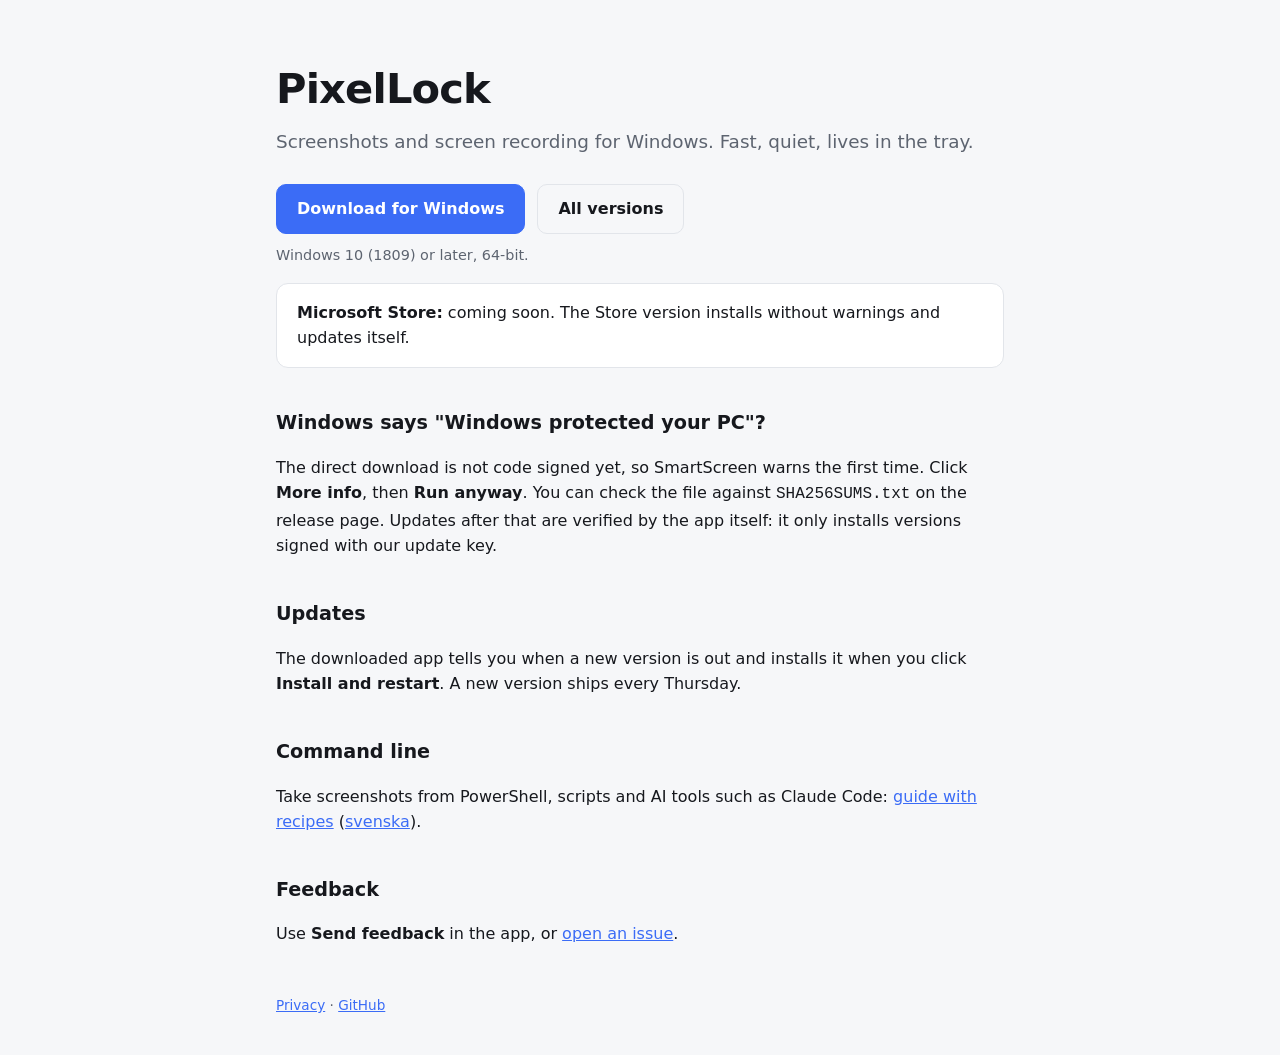
<file: docs/index.html>
<!doctype html>
<html lang="en">
  <head>
    <meta charset="utf-8" />
    <meta name="viewport" content="width=device-width, initial-scale=1" />
    <title>PixelLock: screenshots and screen recording for Windows</title>
    <meta name="description" content="PixelLock is a fast, quiet screenshot and screen recording app for Windows." />
    <link rel="stylesheet" href="style.css" />
  </head>
  <body>
    <main>
      <h1>PixelLock</h1>
      <p class="lead">Screenshots and screen recording for Windows. Fast, quiet, lives in the tray.</p>

      <div class="actions">
        <a class="button primary" id="download"
          href="https://github.com/Beastlander/pixellock-public/releases/latest/download/PixelLock-Setup-x64.exe">
          Download for Windows
        </a>
        <a class="button ghost" href="https://github.com/Beastlander/pixellock-public/releases">All versions</a>
      </div>
      <p class="meta" id="version">Windows 10 (1809) or later, 64-bit.</p>

      <div class="card">
        <strong>Microsoft Store:</strong> coming soon. The Store version installs without warnings
        and updates itself.
      </div>

      <h2>Windows says "Windows protected your PC"?</h2>
      <p>
        The direct download is not code signed yet, so SmartScreen warns the first time. Click
        <strong>More info</strong>, then <strong>Run anyway</strong>. You can check the file against
        <code>SHA256SUMS.txt</code> on the release page. Updates after that are verified by the app
        itself: it only installs versions signed with our update key.
      </p>

      <h2>Updates</h2>
      <p>
        The downloaded app tells you when a new version is out and installs it when you click
        <strong>Install and restart</strong>. A new version ships every Thursday.
      </p>

      <h2>Command line</h2>
      <p>
        Take screenshots from PowerShell, scripts and AI tools such as Claude Code:
        <a href="https://github.com/Beastlander/pixellock-public/blob/main/guide/command-line.md">guide with recipes</a>
        (<a href="https://github.com/Beastlander/pixellock-public/blob/main/guide/kommandoraden.md">svenska</a>).
      </p>

      <h2>Feedback</h2>
      <p>
        Use <strong>Send feedback</strong> in the app, or
        <a href="https://github.com/Beastlander/pixellock-public/issues/new/choose">open an issue</a>.
      </p>

      <footer>
        <a href="privacy.html">Privacy</a> ·
        <a href="https://github.com/Beastlander/pixellock-public">GitHub</a>
      </footer>
    </main>
    <script>
      // Show the newest version. The download link works without this.
      fetch("https://api.github.com/repos/Beastlander/pixellock-public/releases/latest")
        .then((r) => (r.ok ? r.json() : Promise.reject(r.status)))
        .then((release) => {
          const date = new Date(release.published_at).toLocaleDateString("en", { dateStyle: "medium" });
          document.getElementById("version").textContent =
            `Version ${release.tag_name.replace(/^v/, "")}, released ${date}. Windows 10 (1809) or later, 64-bit.`;
        })
        .catch(() => undefined);
    </script>
  </body>
</html>
</file>
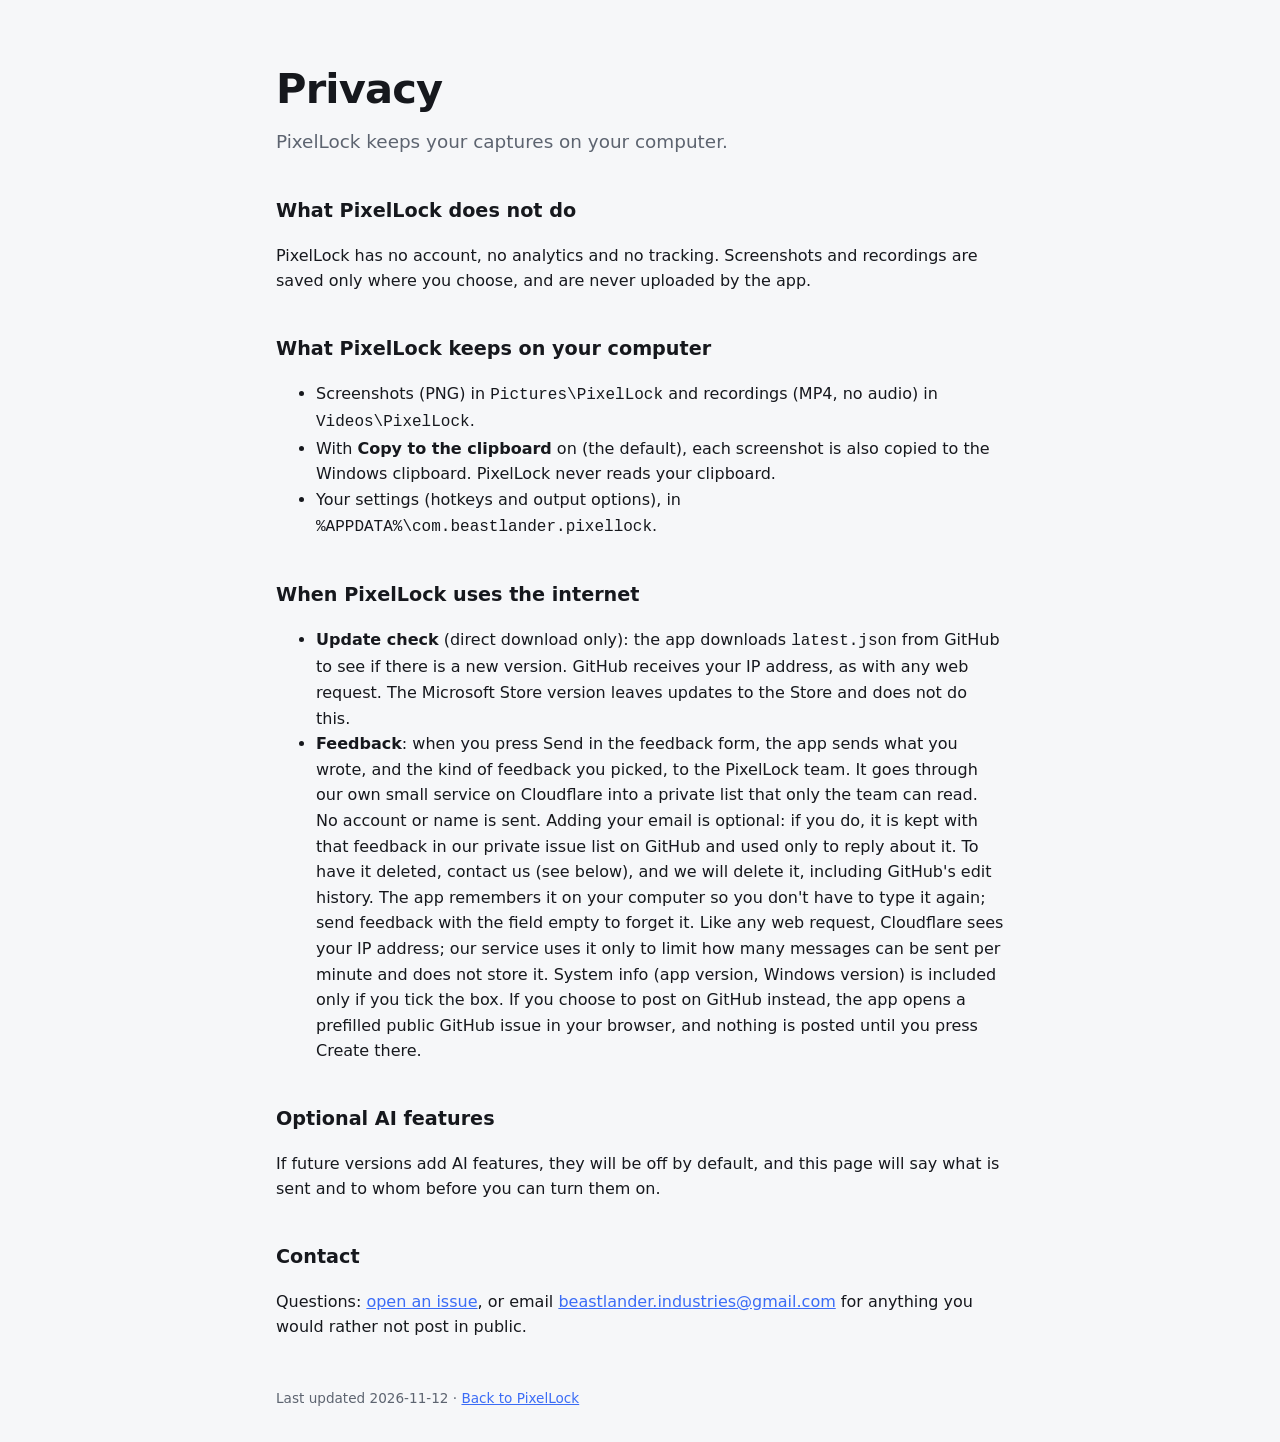
<file: docs/privacy.html>
<!doctype html>
<html lang="en">
  <head>
    <meta charset="utf-8" />
    <meta name="viewport" content="width=device-width, initial-scale=1" />
    <title>PixelLock privacy policy</title>
    <link rel="stylesheet" href="style.css" />
  </head>
  <body>
    <main>
      <h1>Privacy</h1>
      <p class="lead">PixelLock keeps your captures on your computer.</p>

      <h2>What PixelLock does not do</h2>
      <p>
        PixelLock has no account, no analytics and no tracking. Screenshots and recordings are saved
        only where you choose, and are never uploaded by the app.
      </p>

      <h2>What PixelLock keeps on your computer</h2>
      <ul>
        <li>Screenshots (PNG) in <code>Pictures\PixelLock</code> and recordings (MP4, no audio) in <code>Videos\PixelLock</code>.</li>
        <li>
          With <strong>Copy to the clipboard</strong> on (the default), each screenshot is also copied to
          the Windows clipboard. PixelLock never reads your clipboard.
        </li>
        <li>Your settings (hotkeys and output options), in <code>%APPDATA%\com.beastlander.pixellock</code>.</li>
      </ul>

      <h2>When PixelLock uses the internet</h2>
      <ul>
        <li>
          <strong>Update check</strong> (direct download only): the app downloads
          <code>latest.json</code> from GitHub to see if there is a new version. GitHub receives your
          IP address, as with any web request. The Microsoft Store version leaves updates to the
          Store and does not do this.
        </li>
        <li>
          <strong>Feedback</strong>: when you press Send in the feedback form, the app sends what you
          wrote, and the kind of feedback you picked, to the PixelLock team. It goes through our own
          small service on Cloudflare into a private list that only the team can read. No account
          or name is sent. Adding your email is optional: if you do, it is kept with that feedback
          in our private issue list on GitHub and used only to reply about it. To have it deleted,
          contact us (see below), and we will delete it, including GitHub's edit history. The app remembers it on your
          computer so you don't have to type it again; send feedback with the field empty to forget it. Like any web request, Cloudflare sees your IP address; our service
          uses it only to limit how many messages can be sent per minute and does not store it.
          System info (app version, Windows version) is included only if you tick the box. If you
          choose to post on GitHub instead, the app opens a prefilled public GitHub issue in your
          browser, and nothing is posted until you press Create there.
        </li>
      </ul>

      <h2>Optional AI features</h2>
      <p>
        If future versions add AI features, they will be off by default, and this page will say what
        is sent and to whom before you can turn them on.
      </p>

      <h2>Contact</h2>
      <p>
        Questions: <a href="https://github.com/Beastlander/pixellock-public/issues/new/choose">open an issue</a>,
        or email <a href="mailto:beastlander.industries@gmail.com">beastlander.industries@gmail.com</a>
        for anything you would rather not post in public.
      </p>

      <footer>Last updated 2026-11-12 · <a href="./">Back to PixelLock</a></footer>
    </main>
  </body>
</html>
</file>
<file: docs/style.css>
:root {
  --bg: #f6f7f9;
  --surface: #ffffff;
  --text: #16181d;
  --muted: #5d6470;
  --border: #e2e5ea;
  --accent: #3b6cf6;
  --on-accent: #ffffff;
  color-scheme: light;
}
@media (prefers-color-scheme: dark) {
  :root {
    --bg: #15171b;
    --surface: #1e2126;
    --text: #eceef2;
    --muted: #9aa1ad;
    --border: #2c3038;
    --accent: #7b9dff;
    --on-accent: #10131a;
    color-scheme: dark;
  }
}
* { box-sizing: border-box; }
body {
  margin: 0;
  background: var(--bg);
  color: var(--text);
  font: 16px/1.6 "Segoe UI", system-ui, -apple-system, sans-serif;
}
main { max-width: 760px; margin: 0 auto; padding: 56px 16px 40px; }
h1 { font-size: 2.6rem; margin: 0 0 4px; letter-spacing: -0.02em; }
h2 { font-size: 1.2rem; margin: 40px 0 8px; }
.lead { color: var(--muted); font-size: 1.15rem; margin: 0 0 28px; }
.actions { display: flex; flex-wrap: wrap; gap: 12px; align-items: center; }
.button {
  display: inline-block;
  padding: 11px 20px;
  border-radius: 10px;
  font-weight: 600;
  text-decoration: none;
  border: 1px solid var(--accent);
}
.button.primary { background: var(--accent); color: var(--on-accent); }
.button.ghost { color: var(--text); border-color: var(--border); }
.button.ghost:hover { border-color: var(--accent); color: var(--accent); }
.meta { color: var(--muted); font-size: 0.9rem; margin-top: 10px; }
.card {
  background: var(--surface);
  border: 1px solid var(--border);
  border-radius: 12px;
  padding: 16px 20px;
  margin-top: 16px;
}
a { color: var(--accent); }
footer { color: var(--muted); font-size: 0.85rem; margin-top: 48px; }
</file>
